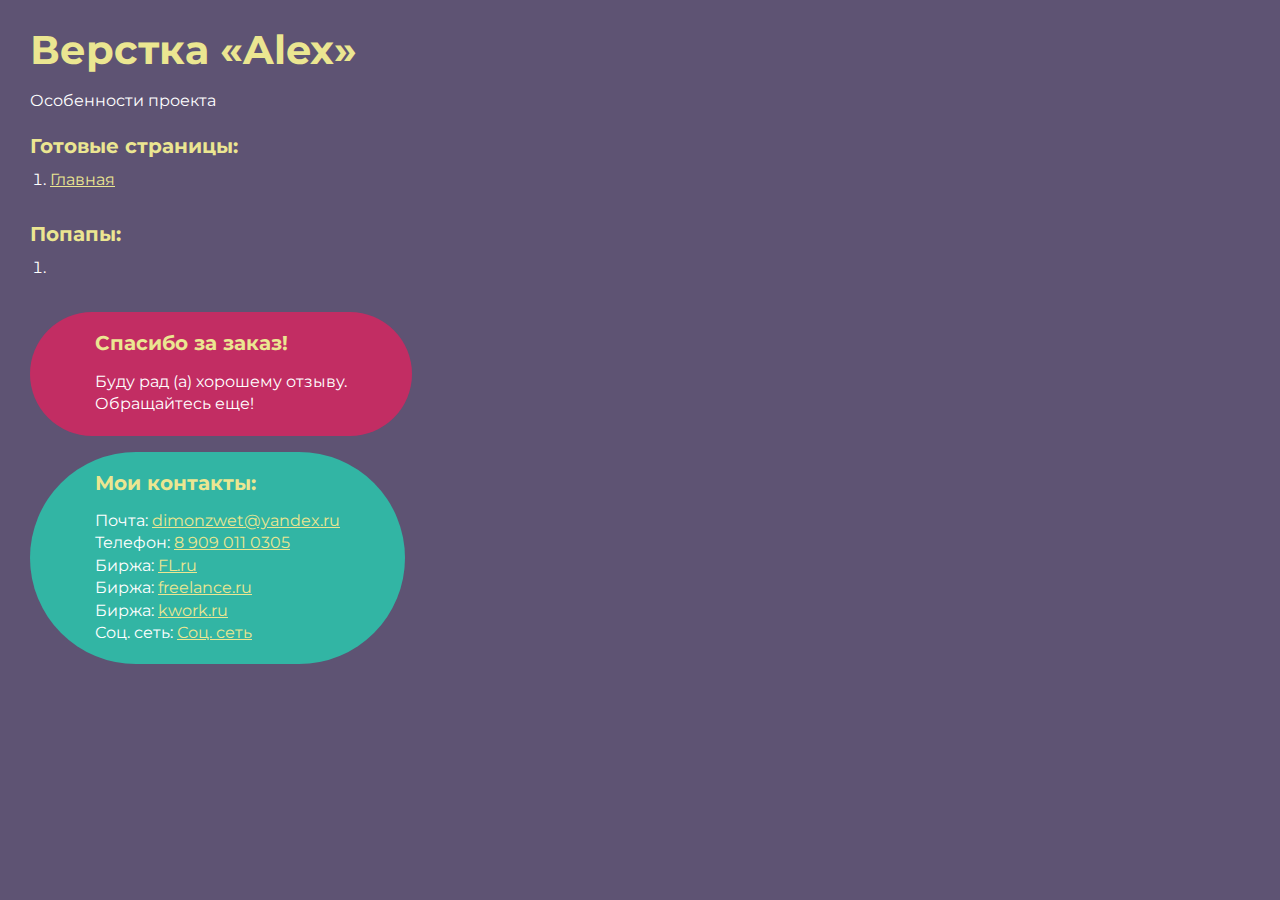
<file: index.html>
<!DOCTYPE html>
<html>

<head>
	<meta charset="UTF-8">
	<meta name="viewport" content="width=device-width, initial-scale=1.0">
	<title>Верстка «Alex»</title>
</head>

<body>
	<div class="rootpage">
		<h1>Верстка «Alex»</h1>
		<div class="rootpage__info">
			Особенности проекта
		</div>
		<h2>Готовые страницы:</h2>
		<ol class="rootpage__list">
			<li><a target="_blank" href="home.html">Главная</a></li>
		</ol>
		<h2>Попапы:</h2>
		<ol class="rootpage__list">
			<li><a target="_blank" href="home.html#"></a></li>
		</ol>
		<div class="rootpage__tnx">
			<h2>Спасибо за заказ!</h2>
			<p>Буду рад (а) хорошему отзыву.</p>
			<p>Обращайтесь еще!</p>
		</div>
		<div class="rootpage__contacts">
			<h2>Мои контакты:</h2>
			<p>Почта: <a href="mailto:email@yandex.ru">dimonzwet@yandex.ru</a></p>
			<p>Телефон: <a href="tel:89090110305">8 909 011 0305</a></p>
			<p>Биржа: <a target="_blank" href="https://www.fl.ru/users/dimonzwet">FL.ru</a></p>
			<p>Биржа: <a target="_blank" href="https://freelance.ru/dimonzwet">freelance.ru</a></p>
			<p>Биржа: <a target="_blank" href="https://kwork.ru/user/dimonzwet">kwork.ru</a></p>
			<p>Соц. сеть: <a href="">Соц. сеть</a></p>
		</div>
	</div>
</body>
<style>
	@charset "UTF-8";
	@import url("https://fonts.googleapis.com/css?family=Montserrat:regular,700&display=swap");

	*,
	*::before,
	*::after {
		padding: 0px;
		margin: 0px;
		border: 0px;
		box-sizing: border-box;
	}

	html,
	body {
		height: 100%;
		margin: 0;
		padding: 0;
		min-width: 320px;
		width: 100%;
		color: #fff;
		background-color: #5e5373;
	}

	body {
		font-family: Montserrat;
		font-size: 100%;
		line-height: 1;
		font-size: 1rem;
	}

	a {
		text-decoration: underline;
		color: #ebe691
	}

	a:visited {
		text-decoration: underline;
		color: #aaa768;
	}

	a:hover {
		text-decoration: none;
	}

	ul li {
		list-style: none;
	}

	img {
		vertical-align: top;
	}

	.wrapper {
		width: 100%;
		min-height: 100%;
		overflow: hidden;
	}

	.rootpage {
		padding: 30px;
		display: flex;
		flex-direction: column;
		align-items: flex-start;
	}

	@media (max-width: 767px) {
		.rootpage {
			padding: 30px 15px;
		}
	}

	h1 {
		color: #ebe691;
		font-size: 2.5rem;
		margin: 0px 0px 1.25rem 0px;
	}

	@media (max-width: 767px) {
		h1 {
			font-size: 1.85rem;
			margin: 0px 0px 1.25rem 0px;
		}
	}

	h2 {
		color: #ebe691;
		font-size: 1.25rem;
		margin: 0px 0px 1rem 0px;
	}

	@media (max-width: 767px) {
		h2 {
			font-size: 1.125rem;
			margin: 0px 0px 1rem 0px;
		}
	}

	.rootpage__info {
		line-height: 140%;
		margin: 0px 0px 1.5rem 0px;
	}

	.rootpage__list {
		margin: 0px 0px 2.25rem 1.25rem;
	}

	.rootpage__list li:not(:last-child) {
		margin: 0px 0px 15px 0px;
	}

	.rootpage__contacts,
	.rootpage__tnx {
		border-radius: 200px;
		padding: 20px 65px;
		line-height: 140%;
	}

	@media (max-width: 767px) {

		.rootpage__contacts,
		.rootpage__tnx {
			border-radius: 40px;
			padding: 20px;
		}
	}

	.rootpage__contacts {
		background: #32b5a4;

	}

	.rootpage__contacts a {
		color: #ebe691;
	}

	.rootpage__tnx {
		background: #c22d63;
		margin: 0px 0px 1rem 0px;
	}
</style>

</html>
</file>
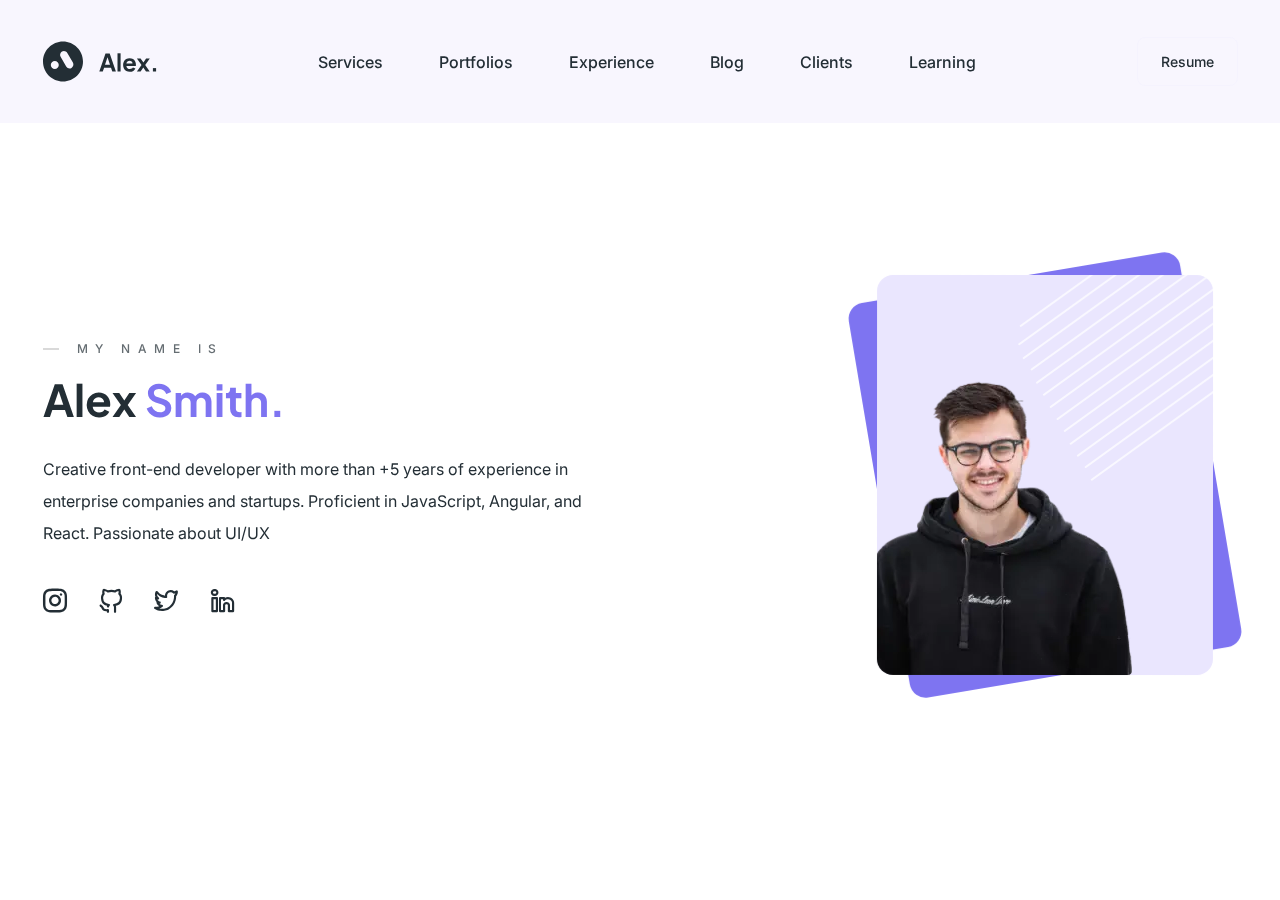
<file: home.html>
<!DOCTYPE html>
<html lang="ru">

<head>
	<title>Главная</title>
	<meta charset="UTF-8">
	<meta name="format-detection" content="telephone=no">
	<style>
		body {
			opacity: 0;
		}
	</style>
	<link rel="stylesheet" href="css/style.min.css?_v=20240709160128">
	<link rel="shortcut icon" href="favicon.ico">
	<!-- <meta name="robots" content="noindex, nofollow"> -->
	<meta name="viewport" content="width=device-width, initial-scale=1.0">
</head>

<body>
	<div data-fp class="wrapper">
		<header class="header">
			<div class="header__container">
				<div class="header__logo">
					<img src="img/Logo.svg" alt="Logo">
				</div>
				<div class="header__menu menu">
					<nav class="menu__body">
						<ul class="menu__list">
							<li class="menu__item"><a href="" data-goto=".services" class="menu__link">Services</a></li>
							<li class="menu__item"><a href="" data-goto=".portfolio" class="menu__link">Portfolios</a></li>
							<li class="menu__item"><a href="" data-goto=".career" class="menu__link">Experience</a></li>
							<li class="menu__item"><a href="" data-goto=".blog" class="menu__link">Blog</a></li>
							<li class="menu__item"><a href="" data-goto=".clients" class="menu__link">Clients</a></li>
							<li class="menu__item"><a href="" data-goto=".learning" class="menu__link">Learning</a></li>
						</ul>
					</nav>
				</div>
				<div class="header__action">
					<a href="#" class="header__button">Resume</a>
					<button type="button" class="menu__icon icon-menu"><span></span></button>
				</div>
			</div>
		</header>
		<main class="page">
			<section data-fp-section data-watch="navigator" class="page__hero hero">
				<div class="hero__container">
					<div class="hero__content">
						<div data-watch class="hero__header block-header">
							<div class="block-header__label block-header__label--big">MY NAME IS</div>
							<h1 class="block-header__title block-header__title--big">Alex <span>Smith.</span></h1>
						</div>
						<div data-watch class="hero__text text">
							<p>Creative front-end developer with more than +5 years of experience in enterprise companies and startups. Proficient in JavaScript, Angular, and React. Passionate about UI/UX</p>
						</div>
						<ul class="hero__social social">
							<li class="social__item">
								<a href="#" class="social__link _icon-instagram"></a>
							</li>
							<li class="social__item">
								<a href="#" class="social__link _icon-github"></a>
							</li>
							<li class="social__item">
								<a href="#" class="social__link _icon-twitter"></a>
							</li>
							<li class="social__item">
								<a href="#" class="social__link _icon-linkedin"></a>
							</li>
						</ul>
					</div>
					<div data-watch class="hero__dekor dekor-hero">
						<div data-prlx-mouse data-prlx-dxr data-prlx-dyr data-prlx-cx="200" data-prlx-cy="200" class="dekor-hero__box">
							<div class="dekor-hero__picture">
								<img class="dekor-hero__image" src="img/hero/man.webp" alt="Image man">
							</div>
						</div>
					</div>
				</div>
			</section>
			<section data-fp-section data-watch="navigator" class="page__services services">
				<div class="services__container">
					<div class="services__header block-header">
						<div class="block-header__label">SERVICES</div>
						<h2 class="block-header__title">Specialized in</h2>
					</div>
					<div class="services__items">
						<article class="services__item item-services">
							<div class="item-services__icon">
								<img src="img/services/1.svg" alt="Icon">
							</div>
							<h3 class="item-services__title">UI/UX Design</h3>
							<div class="item-services__text text">
								<p>Turn what you have in mind of a digital product into reality. For any platform you consider.</p>
							</div>
						</article>
						<article class="services__item item-services">
							<div class="item-services__icon">
								<img src="img/services/2.svg" alt="Icon">
							</div>
							<h3 class="item-services__title">Application Development</h3>
							<div class="item-services__text text">
								<p>Standard designing, building, and implementing your applications with documentation.</p>
							</div>
						</article>
						<article class="services__item item-services">
							<div class="item-services__icon">
								<img src="img/services/3.svg" alt="Icon">
							</div>
							<h3 class="item-services__title">Web Development</h3>
							<div class="item-services__text text">
								<p>Create and maintain your websites and also take care of its performance and traffic capacity.</p>
							</div>
						</article>
					</div>
				</div>
			</section>
			<section data-fp-section data-watch="navigator" class="page__portfolio portfolio">
				<div class="portfolio__container">
					<div class="portfolio__top">
						<div class="portfolio__block-header block-header">
							<div class="block-header__label">MY WORKS</div>
							<h2 class="block-header__title">Featured Portfolios</h2>
						</div>
						<div class="portfolio__navigation">
							<button type="button" class="swiper-button-prev _icon-arrow"></button>
							<button type="button" class="swiper-button-next _icon-arrow"></button>
						</div>
					</div>
					<div class="portfolio__slider swiper">
						<div class="portfolio__wrapper swiper-wrapper">
							<div class="portfolio__slide swiper-slide">
								<article class="item-portfolio">
									<a href="" class="item-portfolio__image">
										<img class="item-portfolio__picture ibg ibg--top" src="img/portfolio/1.webp" alt="Image">
									</a>
									<div class="item-portfolio__body">
										<h4 class="item-portfolio__title">
											<a href="" class="item-portfolio__link-title">Agency Website.</a>
										</h4>
										<div class="item-portfolio__footer">
											<a href="" class="item-portfolio__label label">WordPress</a>
											<a href="" class="item-portfolio__link _icon-link"></a>
										</div>
									</div>
								</article>
							</div>
							<div class="portfolio__slide swiper-slide">
								<article class="item-portfolio">
									<a href="" class="item-portfolio__image">
										<img class="item-portfolio__picture ibg ibg--top" src="img/portfolio/2.webp" alt="Image">
									</a>
									<div class="item-portfolio__body">
										<h4 class="item-portfolio__title">
											<a href="" class="item-portfolio__link-title">Dashboard Website. Dashboard Website. Dashboard Website.</a>
										</h4>
										<div class="item-portfolio__footer">
											<a href="" class="item-portfolio__label label">React</a>
											<a href="" class="item-portfolio__link _icon-link"></a>
										</div>
									</div>
								</article>
							</div>
							<div class="portfolio__slide swiper-slide">
								<article class="item-portfolio">
									<a href="" class="item-portfolio__image">
										<img class="item-portfolio__picture ibg ibg--top" src="img/portfolio/3.webp" alt="Image">
									</a>
									<div class="item-portfolio__body">
										<h4 class="item-portfolio__title">
											<a href="" class="item-portfolio__link-title">Support Center Website.</a>
										</h4>
										<div class="item-portfolio__footer">
											<a href="" class="item-portfolio__label label">PHP</a>
											<a href="" class="item-portfolio__link _icon-link"></a>
										</div>
									</div>
								</article>
							</div>
							<div class="portfolio__slide swiper-slide">
								<article class="item-portfolio">
									<a href="" class="item-portfolio__image">
										<img class="item-portfolio__picture ibg ibg--top" src="img/portfolio/2.webp" alt="Image">
									</a>
									<div class="item-portfolio__body">
										<h4 class="item-portfolio__title">
											<a href="" class="item-portfolio__link-title">Dashboard Website.</a>
										</h4>
										<div class="item-portfolio__footer">
											<a href="" class="item-portfolio__label label">React</a>
											<a href="" class="item-portfolio__link _icon-link"></a>
										</div>
									</div>
								</article>
							</div>
						</div>
					</div>
				</div>
			</section>
			<section data-fp-section data-watch="navigator" class="page__career career">
				<div class="career__container">
					<div data-tabs="768" class="career__main">
						<div class="career__header block-header">
							<div class="block-header__label">career path</div>
							<h2 class="block-header__title">Work Experices</h2>
						</div>
						<nav data-watch data-tabs-titles class="career__navigation">
							<button type="button" class="career__title career__title--1 _tab-active">Apple</button>
							<button type="button" class="career__title career__title--2">Microsoft</button>
							<button type="button" class="career__title career__title--3">Facebook</button>
							<button type="button" class="career__title career__title--4">Slack</button>
						</nav>
						<div data-tabs-body class="career__content">
							<div class="career__body">
								<h4 class="career__sub-title">Front-end Developer <a href="" class="career__link-sub-title">Apple .Inc</a></h4>
								<div class="career__location">California, United States</div>
								<div class="career__time">Nov 2020 - Present · Full-time</div>
								<div class="career__link">
									<a href="" class="career__label label">Swift</a>
									<a href="" class="career__label label">Go</a>
								</div>
								<ul class="career__list">
									<li class="career__item">Improving overall website performance for mobile users.</li>
									<li class="career__item">Collaborate with back-end developers and web designers to improve usability</li>
									<li class="career__item">Add voice search feature for mobile app.</li>
									<li class="career__item">Developing an admin panel to manage contents, users, products and ...</li>
								</ul>
							</div>
							<div class="career__body">
								<h4 class="career__sub-title">Front-end Developer <a href="" class="career__link-sub-title">Microsoft .Inc</a></h4>
								<div class="career__location">California, United States</div>
								<div class="career__time">Nov 2020 - Present · Full-time</div>
								<div class="career__link">
									<a href="" class="career__label label">Swift</a>
									<a href="" class="career__label label">Go</a>
								</div>
								<ul class="career__list">
									<li class="career__item">Improving overall website performance for mobile users.</li>
									<li class="career__item">Collaborate with back-end developers and web designers to improve usability</li>
									<li class="career__item">Add voice search feature for mobile app.</li>
									<li class="career__item">Developing an admin panel to manage contents, users, products and ...</li>
								</ul>
							</div>
							<div class="career__body">
								<h4 class="career__sub-title">Front-end Developer <a href="" class="career__link-sub-title">Facebook .Inc</a></h4>
								<div class="career__location">California, United States</div>
								<div class="career__time">Nov 2020 - Present · Full-time</div>
								<div class="career__link">
									<a href="" class="career__label label">Swift</a>
									<a href="" class="career__label label">Go</a>
								</div>
								<ul class="career__list">
									<li class="career__item">Improving overall website performance for mobile users.</li>
									<li class="career__item">Collaborate with back-end developers and web designers to improve usability</li>
									<li class="career__item">Add voice search feature for mobile app.</li>
									<li class="career__item">Developing an admin panel to manage contents, users, products and ...</li>
								</ul>
							</div>
							<div class="career__body">
								<h4 class="career__sub-title">Front-end Developer <a href="" class="career__link-sub-title">Slack .Inc</a></h4>
								<div class="career__location">California, United States</div>
								<div class="career__time">Nov 2020 - Present · Full-time</div>
								<div class="career__link">
									<a href="" class="career__label label">Swift</a>
									<a href="" class="career__label label">Go</a>
								</div>
								<ul class="career__list">
									<li class="career__item">Improving overall website performance for mobile users.</li>
									<li class="career__item">Collaborate with back-end developers and web designers to improve usability</li>
									<li class="career__item">Add voice search feature for mobile app.</li>
									<li class="career__item">Developing an admin panel to manage contents, users, products and ...</li>
								</ul>
							</div>
						</div>
					</div>
				</div>
			</section>
			<section data-fp-section data-watch="navigator" class="page__blog blog">
				<div class="blog__container">
					<div class="blog__header block-header">
						<div class="block-header__label">MY ARTICLES</div>
						<h2 class="block-header__title">Personal Blog</h2>
					</div>
					<div class="blog__items">
						<article class="blog__item item-blog">
							<a href="" class="item-blog__image">
								<img src="img/blog/1.webp" class="item-blog__picture ibg" alt="Image">
							</a>
							<div class="item-blog__body">
								<h3 class="item-blog__title">
									<a href="" class="item-blog__link-title">How to prototype in figma</a>
								</h3>
								<div class="item-blog__date">July 15, 2021</div>
								<div data-showmore class="item-blog__text">
									<div data-showmore-content="96" class="item-blog__content-text">
										<p>Lorem ipsum dolor sit amet, consectetur adipiscing elit. Fusce id magna nec ante scelerisque laoreet. Fusce finibus ...</p>
										<p>Lorem ipsum dolor sit amet, consectetur adipiscing elit. Fusce id magna nec ante scelerisque laoreet. Fusce finibus ...</p>
									</div>
									<button hidden data-showmore-button type="button" class="item-blog__more-text"><span>Continue Reading </span><span>Close</span></button>
								</div>
							</div>
						</article>
						<article class="blog__item item-blog">
							<a href="" class="item-blog__image">
								<img src="img/blog/2.webp" class="item-blog__picture ibg" alt="Image">
							</a>
							<div class="item-blog__body">
								<h3 class="item-blog__title">
									<a href="" class="item-blog__link-title">Being more productive with Notion.</a>
								</h3>
								<div class="item-blog__date">Aug 8, 2020</div>
								<div data-showmore class="item-blog__text">
									<div data-showmore-content="96" class="item-blog__content-text">
										<p>Lorem ipsum dolor sit amet, consectetur adipiscing elit. Fusce id magna nec ante scelerisque laoreet. Fusce finibus ...</p>
										<p>Lorem ipsum dolor sit amet, consectetur adipiscing elit. Fusce id magna nec ante scelerisque laoreet. Fusce finibus ...</p>
									</div>
									<button hidden data-showmore-button type="button" class="item-blog__more-text"><span>Continue Reading </span><span>Close</span></button>
								</div>
							</div>
						</article>
						<article class="blog__item item-blog">
							<a href="" class="item-blog__image">
								<img src="img/blog/3.webp" class="item-blog__picture ibg" alt="Image">
							</a>
							<div class="item-blog__body">
								<h3 class="item-blog__title">
									<a href="" class="item-blog__link-title">Beginners guide to adobe illustrator</a>
								</h3>
								<div class="item-blog__date">Feb 19, 2021</div>
								<div data-showmore class="item-blog__text">
									<div data-showmore-content="96" class="item-blog__content-text">
										<p>Lorem ipsum dolor sit amet, consectetur adipiscing elit. Fusce id magna nec ante scelerisque laoreet. Fusce finibus ...</p>
										<p>Lorem ipsum dolor sit amet, consectetur adipiscing elit. Fusce id magna nec ante scelerisque laoreet. Fusce finibus ...</p>
									</div>
									<button hidden data-showmore-button type="button" class="item-blog__more-text"><span>Continue Reading </span><span>Close</span></button>
								</div>
							</div>
						</article>
					</div>
				</div>
			</section>
			<section data-fp-section data-watch="navigator" class="page__clients clients">
				<div class="clients__container">
					<div class="clients__header block-header">
						<div class="block-header__label">MY CLIENTS</div>
						<h2 class="block-header__title">Testimonials</h2>
					</div>
					<div class="clients__items">
						<div class="clients__item item-clients">
							<img src="img/clients/1.webp" alt="Image" class="item-clients__image">
							<div class="item-clients__text text">
								<p>We were very pleased to hear how you resolved our website's user interface issues and challenges.</p>
							</div>
							<div class="item-clients__footer">
								<div class="item-clients__name">Amelia Miller</div>
								<div class="item-clients__stack">Designer</div>
							</div>
						</div>
						<div class="clients__item item-clients">
							<img src="img/clients/2.webp" alt="Image" class="item-clients__image">
							<div class="item-clients__text text">
								<p>I’m glad I decided to work with you. The project was delivered on time with all the requirements.</p>
							</div>
							<div class="item-clients__footer">
								<div class="item-clients__name">James Delaney</div>
								<div class="item-clients__stack">Developer</div>
							</div>
						</div>
						<div class="clients__item item-clients">
							<img src="img/clients/3.webp" alt="Image" class="item-clients__image">
							<div class="item-clients__text text">
								<p>The management of our projects was always faced with difficulties, but you handled these well.</p>
							</div>
							<div class="item-clients__footer">
								<div class="item-clients__name">Isabella Bennett</div>
								<div class="item-clients__stack">Manager</div>
							</div>
						</div>
					</div>
				</div>
			</section>
			<section data-fp-section data-watch="navigator" class="page__learning learning">
				<div class="learning__container">
					<div class="learning__header block-header">
						<div class="block-header__label">LEARNING PATH</div>
						<h2 class="block-header__title">Education & Skills</h2>
					</div>
					<div class="learning__body">
						<div class="learning__education education-learning">
							<div class="education-learning__item">
								<h4 class="education-learning__title">Kingston university</h4>
								<div class="education-learning__label">Master's degree - Software Engineering</div>
								<div class="education-learning__date">2019 - 2021</div>
							</div>
							<div class="education-learning__item">
								<h4 class="education-learning__title">Kingston university</h4>
								<div class="education-learning__label">Bachelor's degree - Computer Engineering</div>
								<div class="education-learning__date">2015 - 2019</div>
							</div>
							<div class="education-learning__item">
								<h4 class="education-learning__title">Westminster School </h4>
								<div class="education-learning__label">Diploma's degree - Mathematics</div>
								<div class="education-learning__date">2013 - 2015</div>
							</div>
						</div>
						<div class="learning__skills skills-learning">
							<div data-watch class="skills-learning__text text">For 5+ years, I have been continuously learning in the field of front-end and experimenting with new technologies and frameworks, and here you can see a summary of my skills.</div>
							<div data-watch class="skills-learning__stack">
								<div class="skills-learning__item">
									<h5 class="skills-learning__title">React</h5>
									<!-- ! Вариант прогрессбара через инлайновые стили -->
									<div class="skills-learning__progress">
										<span style="width: 67.5%"></span>
									</div>
								</div>
								<div class="skills-learning__item">
									<h5 class="skills-learning__title">Angular</h5>
									<!-- ! Вариант прогрессбара через css стили -->
									<div class="skills-learning__progress skills-learning__progress--2"></div>
								</div>
								<div class="skills-learning__item">
									<h5 class="skills-learning__title">Javascript</h5>
									<div class="skills-learning__progress skills-learning__progress--3"></div>
								</div>
							</div>
						</div>
					</div>
				</div>
			</section>
		</main>
		<div data-fp-section class="bottom">
			<section class="bottom__contacts contacts">
				<div class="contacts__container">
					<div class="contacts__body">
						<form action="#" method="post" class="contacts__form form-contacts">
							<div class="form-contacts__item">
								<input type="text" name="text" data-required data-error="enter your name" class="form-contacts__text input" placeholder="Name">
							</div>
							<div class="form-contacts__item">
								<input type="email" name="email" placeholder="Email" data-required="email" data-error="enter email" class="form-contacts__email input">
							</div>
							<div class="form-contacts__item">
								<textarea name="textarea" class="form-contacts__textarea input" placeholder="Message" data-autoheight data-autoheight-min='189'></textarea>
							</div>
							<div class="form-contacts__item">
								<button type="submit" class="form-contacts__button button">Send Message</button>
							</div>
						</form>
						<div class="contacts__items items-contacts">
							<a data-watch href="" class="items-contacts__item items-contacts__item--1">
								<img src="img/form/adress.svg" alt="Image" class="items-contacts__icon">
								<div class="items-contacts__body">
									<h4 class="items-contacts__title">Address</h4>
									<div class="items-contacts__text">3424 Layman Avenue, Fayetteville, NC</div>
								</div>
							</a>
							<a data-watch href="tel:5014141541" class="items-contacts__item items-contacts__item--2">
								<img src="img/form/phone.svg" alt="Image" class="items-contacts__icon">
								<div class="items-contacts__body">
									<h4 class="items-contacts__title">Phone</h4>
									<div class="items-contacts__text">(501) 414-1541</div>
								</div>
							</a>
							<a data-watch href="mailto:devchapter@gmail.com" class="items-contacts__item items-contacts__item--3">
								<img src="img/form/email.svg" alt="Image" class="items-contacts__icon">
								<div class="items-contacts__body">
									<h4 class="items-contacts__title">E-Mail</h4>
									<div class="items-contacts__text">devchapter@gmail.com</div>
								</div>
							</a>
						</div>
					</div>
				</div>
			</section>
			<footer class="footer">
				<div class="footer__container">
					<ul class="footer__social social">
						<li class="social__item">
							<a href="#" class="social__link _icon-instagram"></a>
						</li>
						<li class="social__item">
							<a href="#" class="social__link _icon-github"></a>
						</li>
						<li class="social__item">
							<a href="#" class="social__link _icon-twitter"></a>
						</li>
						<li class="social__item">
							<a href="#" class="social__link _icon-linkedin"></a>
						</li>
					</ul>
					<div class="footer__copy">© 2022 - DevChapter</div>
				</div>
			</footer>
		</div>
	</div>
	<script src="js/app.min.js?_v=20240709160128"></script>
</body>

</html>
</file>
<file: css/style.min.css>
@charset "UTF-8";@import url(https://fonts.googleapis.com/css?family=Inter:regular,500&display=swap);@import url(https://fonts.googleapis.com/css?family=Plus+Jakarta+Sans:500,700&display=swap);@font-face{font-family:icons;font-display:swap;src:url(../fonts/icons.woff2) format("woff2"),url(../fonts/icons.woff) format("woff");font-weight:400;font-style:normal}.career__title::after,[class*=_icon-]:before{font-family:icons;font-style:normal;font-weight:400;font-variant:normal;text-transform:none;line-height:1;-webkit-font-smoothing:antialiased;-moz-osx-font-smoothing:grayscale}[class*=_icon-]:before{display:block}._icon-link:before{content:"\e900"}._icon-arrow:before{content:"\e901"}._icon-linkedin:before{content:"\e902"}._icon-twitter:before{content:"\e903"}._icon-github:before{content:"\e904"}._icon-instagram:before{content:"\e905"}*{padding:0;margin:0;border:0}*,*::after,*::before{box-sizing:border-box}*::after,*::before{display:inline-block}body,html{height:100%;min-width:320px}body{color:#232e35;line-height:1;font-family:Inter;font-size:1rem;-ms-text-size-adjust:100%;-moz-text-size-adjust:100%;-webkit-text-size-adjust:100%;-webkit-font-smoothing:antialiased;-moz-osx-font-smoothing:grayscale}button,input,textarea{font-family:Inter;font-size:inherit;line-height:inherit;color:inherit;background-color:transparent}input,textarea{width:100%}button,option,select{cursor:pointer}a{display:inline-block;color:inherit;text-decoration:none}ul li{list-style:none}img{vertical-align:top}h1,h2,h3,h4,h5,h6{font-weight:inherit;font-size:inherit}.lock body{overflow:hidden;touch-action:none;-ms-scroll-chaining:none;overscroll-behavior:none}.loaded body{transition:opacity .3s;opacity:1}.wrapper{min-height:100%;display:flex;flex-direction:column;overflow:hidden}@supports (overflow:clip){.wrapper{overflow:clip}}.wrapper > main{flex:1 1 auto}.wrapper > *{min-width:0}[class*=__container]{max-width:76.5625rem;margin:0 auto;padding:0 .9375rem}.button{display:inline-flex;justify-content:center;padding:1.0625rem .625rem;width:100%;border:1px solid #eae6fe;border-radius:.5rem;background-color:#7e74f1;font-size:.875rem;line-height:1.2142857143;font-weight:500;color:#f5f3fe;transition:all .3s}.button--fw{width:100%}input[type=email],input[type=tel],input[type=text],textarea{-webkit-appearance:none;appearance:none}.input{width:100%;display:block;padding:1rem 1.5rem;height:3rem;border:1px solid #f5f3fe;border-radius:.5rem;caret-color:inherit;background-color:#fff}.input::-webkit-input-placeholder{color:#656d72}.input:-ms-input-placeholder{color:#656d72}.input::-ms-input-placeholder{color:#656d72}.input::placeholder{color:#656d72}.form__error{color:red;font-size:.75rem;padding:.3125rem 1.5rem 0 1.5rem}.input[placeholder]:not([data-placeholder-nohiden])::-webkit-input-placeholder{-webkit-transition:opacity .3s;transition:opacity .3s}.input[placeholder]:not([data-placeholder-nohiden]):-ms-input-placeholder{-ms-transition:opacity .3s;transition:opacity .3s}.input[placeholder]:not([data-placeholder-nohiden])::-ms-input-placeholder{-ms-transition:opacity .3s;transition:opacity .3s}.input[placeholder]:not([data-placeholder-nohiden])::placeholder{transition:opacity .3s}.input[placeholder]:not([data-placeholder-nohiden]):focus::-webkit-input-placeholder{opacity:0}.input[placeholder]:not([data-placeholder-nohiden]):focus:-ms-input-placeholder{opacity:0}.input[placeholder]:not([data-placeholder-nohiden]):focus::-ms-input-placeholder{opacity:0}.input[placeholder]:not([data-placeholder-nohiden]):focus::placeholder{opacity:0}textarea.input{resize:none;padding:1rem 1.5rem;border:1px solid #f5f3fe;border-radius:.5rem;caret-color:inherit;background-color:#fff}.menu__item{text-align:right}.menu__link{font-weight:500;transition:color .3s ease 0s}.menu__link._navigator-active{transition:color .3s ease 0s;color:#7e74f1}.menu__link img{display:block;-webkit-transform:translate(0,-200%);transform:translate(0,-200%)}.icon-menu{display:none}[data-showmore-button]{margin-top:.9375rem;width:100%;text-align:center}._showmore-active [data-showmore-button]{padding-top:.9375rem}[data-showmore-button] span:last-child{display:none}._showmore-active [data-showmore-button] span{display:none}._showmore-active [data-showmore-button] span:last-child{display:block}.fp-init body{overflow:hidden;touch-action:none;-ms-scroll-chaining:none;overscroll-behavior:none}[data-fp]{min-height:100svh}.fp-init [data-fp]{z-index:1;touch-action:none;position:relative;overflow:hidden}.fp-switching [data-fp-section]{touch-action:none}.fp-init [data-fp-section]{position:absolute;top:0;left:0;right:0;bottom:0;width:100%;height:100%;overflow:auto}.fp-init .cards-mode [data-fp-section],.fp-init .slider-mode [data-fp-section]{transition:-webkit-transform .7s cubic-bezier(.55,.085,0,.99) 0s;transition:transform .7s cubic-bezier(.55,.085,0,.99) 0s;transition:transform .7s cubic-bezier(.55,.085,0,.99) 0s,-webkit-transform .7s cubic-bezier(.55,.085,0,.99) 0s}.fp-init .fade-mode [data-fp-section]{transition:opacity .5s ease-in-out 0s,visibility .5s ease-in-out 0s}.fp-bullets{position:fixed;top:50%;-webkit-transform:translate(0,-50%);transform:translate(0,-50%);right:2.5rem;max-height:100%;display:flex;flex-direction:column;flex-wrap:wrap;align-items:center;justify-content:center;z-index:2;gap:.625rem}.fp-bullets .fp-bullet{cursor:pointer;width:1.25rem;height:1.25rem;flex:0 0 1.25rem;border-radius:.625rem;background-color:#100c46;box-shadow:0 0 .1875rem #6257fe,0 0 1.875rem rgba(255,255,255,.8);border:.0625rem solid #fff;opacity:.6;transition:opacity .4s ease-in-out 0s,background-color .4s ease-in-out 0s,box-shadow .4s ease-in-out 0s,-webkit-transform .4s ease-in-out 0s;transition:transform .4s ease-in-out 0s,opacity .4s ease-in-out 0s,background-color .4s ease-in-out 0s,box-shadow .4s ease-in-out 0s;transition:transform .4s ease-in-out 0s,opacity .4s ease-in-out 0s,background-color .4s ease-in-out 0s,box-shadow .4s ease-in-out 0s,-webkit-transform .4s ease-in-out 0s}.fp-bullets .fp-bullet-active{opacity:1;background-color:#6257fe;-webkit-transform:translate3D(-.3125rem,-.125rem,0);transform:translate3D(-.3125rem,-.125rem,0);box-shadow:.3125rem .125rem .1875rem #100c46,0 0 1.875rem rgba(255,255,255,.8)}.ibg{width:100%;height:100%;-o-object-fit:cover;object-fit:cover}.ibg--top{-o-object-position:top;object-position:top}.ibg--bottom{-o-object-position:bottom;object-position:bottom}.ibg--left{-o-object-position:left;object-position:left}.ibg--right{-o-object-position:right;object-position:right}.ibg--contain{-o-object-fit:contain;object-fit:contain}.block-header__label{font-size:.75rem;font-weight:500;line-height:2;letter-spacing:.46875rem;color:#656d72;text-transform:uppercase;padding-left:2.125rem;position:relative}.block-header__label:not(:last-child){margin-bottom:.5rem}.block-header__label::before{content:"";position:absolute;width:1rem;height:.125rem;background-color:#d9d9d9;left:0;top:50%;-webkit-transform:translate(0,-50%);transform:translate(0,-50%)}.block-header__title{font-weight:700;font-family:Plus Jakarta Sans}.block-header__title--big span{color:#7e74f1}.text{font-size:1rem;line-height:2}.text p:not(:last-child){margin-bottom:.9375rem}.social{display:flex;flex-wrap:wrap;align-items:center;row-gap:.625rem}.social__link{font-size:1.5rem;transition:color .3s}.label{display:inline-block;border:1px solid #f1f1f1;border-radius:.25rem;color:#656d72;font-size:.75rem;line-height:1.25;font-weight:500;padding:.25rem .5rem;transition:all .3s}.block-header__label,.block-header__title{-webkit-transform:translate(0,-5rem);transform:translate(0,-5rem);opacity:0;transition:all 1s}.previous-section .block-header__label,.previous-section .block-header__title{-webkit-transform:translate(0,-5rem);transform:translate(0,-5rem)}.next-section .block-header__label,.next-section .block-header__title{-webkit-transform:translate(0,5rem);transform:translate(0,5rem)}.active-section .block-header__label,.active-section .block-header__title{opacity:1;-webkit-transform:translate(0,0);transform:translate(0,0)}.header{position:fixed;z-index:100;width:100%;top:0;left:0;background-color:rgba(245,243,254,.75)}.header__container{min-height:7.6875rem;display:flex;justify-content:space-between;align-items:center;gap:.9375rem;padding-top:.3125rem;padding-bottom:.3125rem}.header__logo{position:relative;z-index:5}.header__action{display:flex;align-items:center;gap:.9375rem}.header__button{position:relative;z-index:5;font-weight:500;font-size:.875rem;line-height:1.2142857143;padding:.9375rem 1.4375rem;border:1px solid #f5f3fe;border-radius:.5rem;transition:all .3s ease 0s}.bottom{display:flex;flex-direction:column}.bottom__contacts{flex:1 1 auto}.contacts__container{display:grid;align-content:center;min-height:100%;padding-top:5rem;padding-bottom:1.875rem}.contacts__body{display:flex;row-gap:1.25rem}.form-contacts{display:grid;gap:1rem}.items-contacts{display:grid;align-content:start}.items-contacts__item{display:flex;align-items:center;gap:1.5rem;-webkit-transform:translate(-3.125rem,0);transform:translate(-3.125rem,0);opacity:0}.items-contacts__item._watcher-view{-webkit-transform:translate(0,0);transform:translate(0,0);opacity:1}.items-contacts__item--1._watcher-view{transition:all .8s}.items-contacts__item--2._watcher-view{transition:all .8s .3s}.items-contacts__item--3._watcher-view{transition:all .8s .5s}.items-contacts__icon{flex:0 0 3.5rem;height:3.5rem;display:flex;justify-content:center;align-items:center;background:#eae6fe;border-radius:1rem}.items-contacts__body{padding-top:.25rem}.items-contacts__title{font-weight:500}.items-contacts__title:not(:last-child){margin-bottom:.25rem}.items-contacts__text{font-size:.875rem;line-height:1.7142857143;color:#656d72}a.items-contacts__item{transition:color .3s}.footer{font-size:.875rem;line-height:1.2142857143;font-weight:500;color:#656d72}.footer__container{display:flex;flex-direction:column;justify-content:center;align-items:center}.footer__item{display:flex}.hero__container{display:grid;grid-template-columns:repeat(2,1fr);-webkit-column-gap:1.5625rem;-moz-column-gap:1.5625rem;column-gap:1.5625rem;align-items:center;min-height:100%;padding-top:5rem;padding-bottom:1.875rem}.hero__header{-webkit-transform:translate(0,1.25rem);transform:translate(0,1.25rem);opacity:0}.hero__header._watcher-view{transition:all 1s .3s;-webkit-transform:translate(0,0);transform:translate(0,0);opacity:1}.hero__text{-webkit-transform:translate(0,1.25rem);transform:translate(0,1.25rem);opacity:0}.hero__text._watcher-view{transition:all 1s .3s;-webkit-transform:translate(0,0);transform:translate(0,0);opacity:1}.dekor-hero{max-width:21rem;margin:0 1.5625rem;justify-self:center;-webkit-transform:translate(3.125rem,0);transform:translate(3.125rem,0);opacity:0}.dekor-hero._watcher-view{transition:all 1s .5s;-webkit-transform:translate(0,0);transform:translate(0,0);opacity:1}.dekor-hero__box{position:relative;aspect-ratio:336/400}.dekor-hero__box::after,.dekor-hero__box::before{content:"";position:absolute;top:0;left:0;width:100%;height:100%;border-radius:1rem}.dekor-hero__box::before{z-index:1;background-color:#7e74f1;-webkit-transform:rotate(-9.55deg);transform:rotate(-9.55deg)}.dekor-hero__box::after{z-index:2;background:#eae6fe url(../img/hero/lines.svg) top right/58% no-repeat}.dekor-hero__picture{position:absolute;width:100%;height:100%;top:0;left:0;overflow:hidden;border-radius:1rem}.dekor-hero__image{position:absolute;z-index:3;bottom:0;left:0;max-width:100%}.services__container{display:grid;align-content:center;min-height:100%;row-gap:6.5rem;padding-top:5rem;padding-bottom:1.875rem}.services__header{justify-self:center}.services__items{display:grid;row-gap:.9375rem;grid-template-columns:repeat(auto-fit,minmax(17.5rem,1fr))}.services__item{opacity:0;transition:opacity 1s;transition-delay:0s}.active-section .services__item{opacity:1}.active-section .services__item:nth-child(1){transition-delay:.25s}.active-section .services__item:nth-child(2){transition-delay:.5s}.active-section .services__item:nth-child(3){transition-delay:.75s}.active-section .services__item:nth-child(4){transition-delay:1s}.item-services{display:grid;justify-items:center;align-content:start;text-align:center}.item-services__icon{max-width:100%}.item-services__title{font-family:"Plus Jakarta Sans";font-weight:500;text-transform:capitalize}.item-services__text{max-width:15.4375rem;font-size:.875rem;line-height:1.7142857143}.portfolio__container{display:grid;align-content:center;min-height:100%;padding-top:5rem;padding-bottom:1.875rem}.portfolio__top{display:flex;align-items:center;justify-content:space-between;gap:.9375rem}.portfolio__navigation{display:flex;align-items:center;gap:1rem}.swiper-button-next{-webkit-transform:rotate(180deg);transform:rotate(180deg)}.swiper-button-next,.swiper-button-prev{background-color:#eae6fe;width:2.5rem;height:2.5rem;border-radius:1rem;font-size:.625rem;color:#7e74f1;transition:background-color .3s}.swiper-button-next.swiper-button-disabled,.swiper-button-prev.swiper-button-disabled{opacity:.5;pointer-events:none}.portfolio__slide{opacity:0;transition:opacity 1s;transition-delay:0s}.active-section .portfolio__slide{opacity:1}.active-section .portfolio__slide:nth-child(1){transition-delay:.25s}.active-section .portfolio__slide:nth-child(2){transition-delay:.5s}.active-section .portfolio__slide:nth-child(3){transition-delay:.75s}.active-section .portfolio__slide:nth-child(4){transition-delay:1s}.item-portfolio{overflow:hidden;border:1px solid #f5f5f5;border-radius:.5rem;display:flex;flex-direction:column;min-height:100%}.item-portfolio__image{overflow:hidden}.item-portfolio__picture{aspect-ratio:361/294;opacity:.5;transition:all .5s}.item-portfolio__body{padding:1.5rem;display:flex;flex-direction:column;gap:1rem;flex:1 1 auto}.item-portfolio__title{flex:1 1 100%}.item-portfolio__link-title{font-weight:500;line-height:1.25;transition:color .3s}.item-portfolio__footer{display:flex;align-items:center;gap:1rem}.item-portfolio__link{display:inline-block;border:1px solid #f1f1f1;border-radius:.25rem;color:#656d72;font-size:1.125rem;line-height:1.25;font-weight:500;padding:.15625rem .5rem;transition:all .3s}.career__container{display:grid;align-content:center;min-height:100%;padding-top:5rem;padding-bottom:1.875rem}.career__main{display:grid}.career__navigation{display:grid}._tab-spoller .career__navigation{display:none}.career__title{display:flex;justify-content:space-between;align-items:center;text-align:left;padding:.875rem 1.5rem;line-height:1.1875;transition:color .3s;-webkit-transform:translate(-3.125rem,0);transform:translate(-3.125rem,0);opacity:0}.career__title:not(:last-child){margin-bottom:.5625rem}._watcher-view .career__title{-webkit-transform:translate(0,0);transform:translate(0,0);opacity:1}._watcher-view .career__title--1{transition:all 1s}._watcher-view .career__title--2{transition:all .8s .3s}._watcher-view .career__title--3{transition:all .8s .5s}._watcher-view .career__title--4{transition:all .8s .7s}.career__title::after{content:"\e901";-webkit-transform:rotate(180deg);transform:rotate(180deg);font-size:.6875rem;display:none}._tab-spoller .career__title::after{transition:-webkit-transform .3s;transition:transform .3s;transition:transform .3s,-webkit-transform .3s;display:block;-webkit-transform:rotate(-90deg);transform:rotate(-90deg)}.career__title._tab-active{color:#7e74f1;border-radius:.25rem;background:#fff}.career__title._tab-active::after{display:block;transition:-webkit-transform .3s;transition:transform .3s;transition:transform .3s,-webkit-transform .3s}._tab-spoller .career__title._tab-active::after{-webkit-transform:rotate(90deg);transform:rotate(90deg)}._tab-spoller .career__title{border:1px solid rgba(161,161,161,.2);border-radius:.25rem}.career__body{color:#656d72}._tab-spoller .career__body{padding:.9375rem 0}.career__sub-title{color:#232e35;font-size:1.125rem;font-weight:500;line-height:1.2777777778}.career__sub-title:not(:last-child){margin-bottom:.5rem}.career__link-sub-title{color:#232e35;text-decoration:underline}.career__location{font-size:.875rem;line-height:1.2142857143}.career__location:not(:last-child){margin-bottom:1rem}.career__time{font-weight:500;font-size:.875rem;line-height:1.7142857143}.career__time:not(:last-child){margin-bottom:1rem}.career__item{position:relative;padding-left:1.75rem;opacity:0;-webkit-transform:translate(0,1.5625rem);transform:translate(0,1.5625rem);transition:all .8s;transition-delay:0s}.career__item::before{content:"";position:absolute;top:.5em;left:0;width:.625rem;height:.125rem;background:#d9d9d9}.career__item:not(:last-child){margin-bottom:1rem}.previous-section .career__item{-webkit-transform:translate(0,-1.5625rem);transform:translate(0,-1.5625rem)}.next-section .career__item{-webkit-transform:translate(0,1.5625rem);transform:translate(0,1.5625rem)}.active-section .career__item{opacity:1;-webkit-transform:translate(0,0);transform:translate(0,0)}.active-section .career__item:nth-child(1){transition-delay:.15s}.active-section .career__item:nth-child(2){transition-delay:.3s}.active-section .career__item:nth-child(3){transition-delay:.45s}.active-section .career__item:nth-child(4){transition-delay:.6s}.blog__container{display:grid;align-content:center;min-height:100%;padding-top:5rem;padding-bottom:1.875rem}.blog__header{justify-self:center}.blog__items{display:grid;grid-template-columns:repeat(auto-fill,minmax(19.375rem,1fr));row-gap:1.25rem}.blog__item{opacity:0;transition:opacity 1s;transition-delay:0s;border-radius:.5rem;overflow:hidden}.active-section .blog__item{opacity:1}.active-section .blog__item:nth-child(1){transition-delay:.25s}.active-section .blog__item:nth-child(2){transition-delay:.5s}.active-section .blog__item:nth-child(3){transition-delay:.75s}.active-section .blog__item:nth-child(4){transition-delay:1s}.item-blog{display:flex;flex-direction:column}.item-blog__image{overflow:hidden}.item-blog__picture{aspect-ratio:361/243;transition:-webkit-transform .5s;transition:transform .5s;transition:transform .5s,-webkit-transform .5s}.item-blog__body{color:#656d72;display:grid;padding:1rem}.item-blog__title{color:#232e35;transition:color .5s}.item-blog__link-title{font-family:"Plus Jakarta Sans";font-weight:500;line-height:1.5}.item-blog__date{font-size:.75rem;font-weight:500;line-height:1.25}.item-blog__text{line-height:2}.item-blog__more-text{transition:color .3s}.clients__container{display:grid;align-content:center;min-height:100%;padding-top:5rem;padding-bottom:1.875rem}.clients__items{display:grid;grid-template-columns:repeat(auto-fill,minmax(19.375rem,1fr));row-gap:1.25rem}.clients__item{display:flex;flex-direction:column;opacity:0;transition:opacity 1s;transition-delay:0s}.active-section .clients__item{opacity:1}.active-section .clients__item:nth-child(1){transition-delay:.25s}.active-section .clients__item:nth-child(2){transition-delay:.5s}.active-section .clients__item:nth-child(3){transition-delay:.75s}.active-section .clients__item:nth-child(4){transition-delay:1s}.item-clients__image{align-self:center;border-radius:50%;height:6rem;width:6rem}.item-clients__text{flex:1 1 auto}.item-clients__name{font-family:"Plus Jakarta Sans";font-size:.875rem;line-height:1.2857142857;font-weight:500}.item-clients__name:not(:last-child){margin-bottom:.8125rem}.item-clients__stack{font-size:.75rem;line-height:1.25;font-weight:500}.learning__container{display:grid;align-content:center;min-height:100%;padding-top:5rem;padding-bottom:1.875rem}.learning__body{display:grid;row-gap:1.25rem}.education-learning{display:grid;position:relative}.education-learning::after{position:absolute;content:"";width:.0625rem;height:100%;top:.21875em;left:.5rem;background:#f1f1f1}.education-learning__item{padding-left:2.5rem;position:relative;opacity:0;-webkit-transform:translate(0,3.125rem);transform:translate(0,3.125rem);transition:all .8s;transition-delay:0s}.education-learning__item::before{position:absolute;content:"";width:1rem;height:1rem;top:.21875em;left:0;background:#f1f1f1;border-radius:50%}.education-learning__item:last-child::after{position:absolute;z-index:2;content:"";width:.0625rem;height:100%;top:1.125em;left:.5rem;background-color:#f5f3fe}.previous-section .education-learning__item{-webkit-transform:translate(0,-3.125rem);transform:translate(0,-3.125rem)}.next-section .education-learning__item{-webkit-transform:translate(0,3.125rem);transform:translate(0,3.125rem)}.active-section .education-learning__item{opacity:1;-webkit-transform:translate(0,0);transform:translate(0,0)}.active-section .education-learning__item:nth-child(1){transition-delay:.15s}.active-section .education-learning__item:nth-child(2){transition-delay:.3s}.active-section .education-learning__item:nth-child(3){transition-delay:.45s}.active-section .education-learning__item:nth-child(4){transition-delay:.6s}.education-learning__title{font-family:"Plus Jakarta Sans";line-height:1.25;font-weight:500}.education-learning__title:not(:last-child){margin-bottom:.625rem}.education-learning__label{font-size:.875rem;line-height:1.2142857143;color:#656d72}.education-learning__date{font-size:.875rem;font-weight:500;line-height:1.2142857143}.skills-learning__text{-webkit-transform:translate(0,-1.875rem);transform:translate(0,-1.875rem);opacity:0}.skills-learning__text._watcher-view{transition:all 1.5s .5s;-webkit-transform:translate(0,0);transform:translate(0,0);opacity:1}.skills-learning__item{-webkit-transform:translate(0,1.875rem);transform:translate(0,1.875rem);opacity:0}._watcher-view .skills-learning__item{transition:all 1.5s .5s;-webkit-transform:translate(0,0);transform:translate(0,0);opacity:1}.skills-learning__title{font-size:.875rem;font-weight:500;line-height:1.2142857143}.skills-learning__title:not(:last-child){margin-bottom:1rem}.skills-learning__progress{max-width:34.4375rem;background-color:#f5f3fe;border-radius:.125rem;overflow:hidden;position:relative;height:.5rem}.skills-learning__progress span{display:block;position:absolute;background-color:#7e74f1;height:.5rem}.skills-learning__progress::before{position:absolute;content:"";background-color:#f5f3fe;height:.5rem;max-width:34.4375rem;width:100%;top:0;left:0}.skills-learning__progress::after{position:absolute;content:"";background-color:#7e74f1;height:.5rem;top:0;left:0}.skills-learning__progress--1::after{width:67.5136116152%}.skills-learning__progress--2::after{width:51.9056261343%}.skills-learning__progress--3::after{width:63.8838475499%}.swiper{overflow:hidden}.swiper-initialized{touch-action:pan-y}.swiper-wrapper{width:100%;height:100%;box-sizing:content-box;display:flex;position:relative}.swiper-vertical .swiper-wrapper{flex-direction:column}.swiper-autoheight .swiper-wrapper{align-items:flex-start}.swiper-initialized .swiper-slide{flex-shrink:0}.swiper-android .swiper-slide,.swiper-android .swiper-wrapper{-webkit-transform:translate3d(0,0,0);transform:translate3d(0,0,0)}.swiper-button-lock{display:none!important}@media (min-width:41.8125em){[data-showmore-button]{margin-top:2.625rem}}@media (min-width:47.99875em){.menu__list{display:flex;row-gap:.625rem;flex-wrap:wrap}.items-contacts{row-gap:3rem}.dekor-hero{width:100%;justify-self:end}.career__main{grid-auto-flow:column;grid-template-columns:auto 1fr;grid-template-rows:auto 1fr}.career__content{grid-row:span 2}}@media (min-width:47.99875em) and (min-width:76.5625em){.menu__list{-webkit-column-gap:3.5rem;-moz-column-gap:3.5rem;column-gap:3.5rem}.career__content{padding-top:2rem}}@media (min-width:53.125em){.contacts__form{flex:0 1 50%}.contacts__items{flex:0 1 50%;padding-top:3.5rem}.form-contacts__item:last-child{margin-top:1.375rem}.learning__body{grid-template-columns:1fr 55.0627615063%}}@media (min-width:53.125em) and (min-width:90em){.learning__body{-webkit-column-gap:14.0625rem;-moz-column-gap:14.0625rem;column-gap:14.0625rem}}@media (min-width:74.6875em){.services__items{-webkit-column-gap:3.5rem;-moz-column-gap:3.5rem;column-gap:3.5rem}.blog__items{-webkit-column-gap:3.4375rem;-moz-column-gap:3.4375rem;column-gap:3.4375rem}.clients__items{-webkit-column-gap:3rem;-moz-column-gap:3rem;column-gap:3rem}}@media (min-width:76.5625em){.block-header__label--big:not(:last-child){margin-bottom:1rem}.block-header__title{font-size:2.25rem}.block-header__title--big{font-size:2.75rem}.social{-webkit-column-gap:2rem;-moz-column-gap:2rem;column-gap:2rem}.contacts__container{row-gap:4.5rem}.footer__container{gap:1.5rem}.hero__header:not(:last-child){margin-bottom:2rem}.hero__text:not(:last-child){margin-bottom:2.5rem}.item-services__icon:not(:last-child){margin-bottom:2.25rem}.item-services__title:not(:last-child){margin-bottom:1rem}.portfolio__top{margin-bottom:6.5rem}.career__main{-webkit-column-gap:9.5rem;-moz-column-gap:9.5rem;column-gap:9.5rem}.career__main{row-gap:5rem}.career__link:not(:last-child){margin-bottom:4.0625rem}.blog__container{row-gap:9rem}.item-blog__body{row-gap:1.25rem}.clients__container{row-gap:5.625rem}.item-clients__image:not(:last-child){margin-bottom:2rem}.item-clients__text:not(:last-child){margin-bottom:3rem}.learning__container{row-gap:4.5rem}.education-learning{gap:4rem}.education-learning__label:not(:last-child){margin-bottom:1.5rem}.skills-learning__text:not(:last-child){margin-bottom:4rem}.skills-learning__item:not(:last-child){margin-bottom:2.5rem}}@media (min-width:90em){.contacts__body{-webkit-column-gap:5.875rem;-moz-column-gap:5.875rem;column-gap:5.875rem}.clients__item{padding-left:2rem}.clients__item{padding-right:2rem}}@media (max-width:20em){.block-header__label--big:not(:last-child){margin-bottom:.3125rem}.block-header__title{font-size:1.75rem}.block-header__title--big{font-size:2.25rem}.social{-webkit-column-gap:1.25rem;-moz-column-gap:1.25rem;column-gap:1.25rem}.contacts__container{row-gap:1.25rem}.footer__container{gap:.9375rem}.hero__header:not(:last-child){margin-bottom:.625rem}.hero__text:not(:last-child){margin-bottom:.9375rem}.item-services__icon:not(:last-child){margin-bottom:.9375rem}.item-services__title:not(:last-child){margin-bottom:.625rem}.portfolio__top{margin-bottom:1.5625rem}.career__main{-webkit-column-gap:1.25rem;-moz-column-gap:1.25rem;column-gap:1.25rem}.career__main{row-gap:1.25rem}.career__link:not(:last-child){margin-bottom:1.25rem}.blog__container{row-gap:1.25rem}.item-blog__body{row-gap:.9375rem}.clients__container{row-gap:1.25rem}.item-clients__image:not(:last-child){margin-bottom:.625rem}.item-clients__text:not(:last-child){margin-bottom:.625rem}.learning__container{row-gap:1.25rem}.education-learning{gap:1.5625rem}.education-learning__label:not(:last-child){margin-bottom:.625rem}.skills-learning__text:not(:last-child){margin-bottom:.9375rem}.skills-learning__item:not(:last-child){margin-bottom:.9375rem}}@media (max-width:76.5625em){.fp-bullets{right:1.25rem}}@media (max-width:62.43625em){.services__items{-webkit-column-gap:.9375rem;-moz-column-gap:.9375rem;column-gap:.9375rem}}@media (max-width:61.99875em){.blog__items{-webkit-column-gap:1.25rem;-moz-column-gap:1.25rem;column-gap:1.25rem}.clients__items{-webkit-column-gap:1.25rem;-moz-column-gap:1.25rem;column-gap:1.25rem}}@media (max-width:56.18625em){.services__container{row-gap:1.5625rem}}@media (max-width:53.125em){.contacts__body{-webkit-column-gap:1.25rem;-moz-column-gap:1.25rem;column-gap:1.25rem}.contacts__body{flex-direction:column-reverse}}@media (max-width:47.99875em){.menu__body{overflow:auto;position:fixed;top:0;left:-100%;padding:5.625rem .9375rem 1.875rem .9375rem;width:100%;height:100%;background-color:#7e74f1;transition:left .3s}.menu__body::before{content:"";position:fixed;width:100%;height:3.75rem;left:-100%;top:0;transition:left .3s;z-index:2;background-color:#d9d8db}.menu-open .menu__body{left:0}.menu-open .menu__body::before{left:0}.menu__item:not(:last-child){margin-bottom:1.25rem}.menu__link{font-size:1.875rem;color:#f5f3fe}.menu__link:not(:last-child){margin-bottom:1.25rem}.icon-menu{display:block;position:relative;width:1.875rem;height:1.125rem;z-index:5}.icon-menu span,.icon-menu::after,.icon-menu::before{content:"";transition:all .3s ease 0s;right:0;position:absolute;width:100%;height:.125rem;background-color:#000}.icon-menu::before{top:0}.icon-menu::after{bottom:0}.icon-menu span{top:calc(50% - .0625rem)}.menu-open .icon-menu span{width:0}.menu-open .icon-menu::before{top:calc(50% - .0625rem);-webkit-transform:rotate(-45deg);transform:rotate(-45deg)}.menu-open .icon-menu::after{bottom:calc(50% - .0625rem);-webkit-transform:rotate(45deg);transform:rotate(45deg)}.header__container{min-height:3.75rem}.header__button{border:1px solid #232e35;background-color:#232e35;padding:.625rem 1.25rem;color:#f5f3fe}.hero__container{row-gap:1.875rem;grid-template-columns:auto}.dekor-hero{max-width:none}.career__title{width:100%}.career__list{margin-bottom:1rem}}@media (max-width:47.99875em) and (any-hover:none){.icon-menu{cursor:default}}@media (max-width:47.99875em) and (max-width:20em){.dekor-hero{width:15.375rem}}@media (max-width:41.25em){.clients__item{padding-left:.0000000625rem}.clients__item{padding-right:.0000000625rem}}@media (max-width:36.875em){.portfolio__top{flex-direction:column;align-items:stretch}.portfolio__navigation{justify-content:center}.portfolio__slider{margin-right:-.9375rem;padding-right:.9375rem}}@media (max-width:29.99875em){.fp-bullets{top:auto;bottom:1.25rem;-webkit-transform:translate(50%,0);transform:translate(50%,0);flex-direction:row;right:50%}.blog__items{grid-template-columns:auto}.clients__items{grid-template-columns:auto}}@media (min-width:47.99875em) and (min-width:48em) and (max-width:76.5625em){@supports ((-moz-column-gap:clamp(1.25rem ,-2.5311816193rem + 7.8774617068vw ,3.5rem)) or (column-gap:clamp(1.25rem ,-2.5311816193rem + 7.8774617068vw ,3.5rem))){.menu__list{-webkit-column-gap:clamp(1.25rem ,-2.5311816193rem + 7.8774617068vw ,3.5rem);-moz-column-gap:clamp(1.25rem ,-2.5311816193rem + 7.8774617068vw ,3.5rem);column-gap:clamp(1.25rem ,-2.5311816193rem + 7.8774617068vw ,3.5rem)}}@supports not ((-moz-column-gap:clamp(1.25rem ,-2.5311816193rem + 7.8774617068vw ,3.5rem)) or (column-gap:clamp(1.25rem ,-2.5311816193rem + 7.8774617068vw ,3.5rem))){.menu__list{-webkit-column-gap:calc(1.25rem + 2.25 * (100vw - 48rem)/ 28.5625);-moz-column-gap:calc(1.25rem + 2.25 * (100vw - 48rem)/ 28.5625);column-gap:calc(1.25rem + 2.25 * (100vw - 48rem)/ 28.5625)}}}@media (min-width:47.99875em) and (max-width:48em){.menu__list{-webkit-column-gap:1.25rem;-moz-column-gap:1.25rem;column-gap:1.25rem}}@media (min-width:20em) and (max-width:76.5625em){@supports (margin-bottom:clamp(0.3125rem ,0.0694060773rem + 1.2154696133vw ,1rem)){.block-header__label--big:not(:last-child){margin-bottom:clamp(.3125rem ,.0694060773rem + 1.2154696133vw ,1rem)}}@supports not (margin-bottom:clamp(0.3125rem ,0.0694060773rem + 1.2154696133vw ,1rem)){.block-header__label--big:not(:last-child){margin-bottom:calc(.3125rem + .6875 * (100vw - 20rem)/ 56.5625)}}@supports (font-size:clamp(1.75rem ,1.5732044199rem + 0.8839779006vw ,2.25rem)){.block-header__title{font-size:clamp(1.75rem ,1.5732044199rem + .8839779006vw ,2.25rem)}}@supports not (font-size:clamp(1.75rem ,1.5732044199rem + 0.8839779006vw ,2.25rem)){.block-header__title{font-size:calc(1.75rem + .5 * (100vw - 20rem)/ 56.5625)}}@supports (font-size:clamp(2.25rem ,2.0732044199rem + 0.8839779006vw ,2.75rem)){.block-header__title--big{font-size:clamp(2.25rem ,2.0732044199rem + .8839779006vw ,2.75rem)}}@supports not (font-size:clamp(2.25rem ,2.0732044199rem + 0.8839779006vw ,2.75rem)){.block-header__title--big{font-size:calc(2.25rem + .5 * (100vw - 20rem)/ 56.5625)}}@supports ((-moz-column-gap:clamp(1.25rem ,0.9848066298rem + 1.3259668508vw ,2rem)) or (column-gap:clamp(1.25rem ,0.9848066298rem + 1.3259668508vw ,2rem))){.social{-webkit-column-gap:clamp(1.25rem ,.9848066298rem + 1.3259668508vw ,2rem);-moz-column-gap:clamp(1.25rem ,.9848066298rem + 1.3259668508vw ,2rem);column-gap:clamp(1.25rem ,.9848066298rem + 1.3259668508vw ,2rem)}}@supports not ((-moz-column-gap:clamp(1.25rem ,0.9848066298rem + 1.3259668508vw ,2rem)) or (column-gap:clamp(1.25rem ,0.9848066298rem + 1.3259668508vw ,2rem))){.social{-webkit-column-gap:calc(1.25rem + .75 * (100vw - 20rem)/ 56.5625);-moz-column-gap:calc(1.25rem + .75 * (100vw - 20rem)/ 56.5625);column-gap:calc(1.25rem + .75 * (100vw - 20rem)/ 56.5625)}}@supports (row-gap:clamp(1.25rem ,0.1008287293rem + 5.7458563536vw ,4.5rem)){.contacts__container{row-gap:clamp(1.25rem ,.1008287293rem + 5.7458563536vw ,4.5rem)}}@supports not (row-gap:clamp(1.25rem ,0.1008287293rem + 5.7458563536vw ,4.5rem)){.contacts__container{row-gap:calc(1.25rem + 3.25 * (100vw - 20rem)/ 56.5625)}}@supports (gap:clamp(0.9375rem ,0.7386049724rem + 0.9944751381vw ,1.5rem)){.footer__container{gap:clamp(.9375rem ,.7386049724rem + .9944751381vw ,1.5rem)}}@supports not (gap:clamp(0.9375rem ,0.7386049724rem + 0.9944751381vw ,1.5rem)){.footer__container{gap:calc(.9375rem + .5625 * (100vw - 20rem)/ 56.5625)}}@supports (margin-bottom:clamp(0.625rem ,0.1388121547rem + 2.4309392265vw ,2rem)){.hero__header:not(:last-child){margin-bottom:clamp(.625rem ,.1388121547rem + 2.4309392265vw ,2rem)}}@supports not (margin-bottom:clamp(0.625rem ,0.1388121547rem + 2.4309392265vw ,2rem)){.hero__header:not(:last-child){margin-bottom:calc(.625rem + 1.375 * (100vw - 20rem)/ 56.5625)}}@supports (margin-bottom:clamp(0.9375rem ,0.3850138122rem + 2.7624309392vw ,2.5rem)){.hero__text:not(:last-child){margin-bottom:clamp(.9375rem ,.3850138122rem + 2.7624309392vw ,2.5rem)}}@supports not (margin-bottom:clamp(0.9375rem ,0.3850138122rem + 2.7624309392vw ,2.5rem)){.hero__text:not(:last-child){margin-bottom:calc(.9375rem + 1.5625 * (100vw - 20rem)/ 56.5625)}}@supports (margin-bottom:clamp(0.9375rem ,0.4734116022rem + 2.320441989vw ,2.25rem)){.item-services__icon:not(:last-child){margin-bottom:clamp(.9375rem ,.4734116022rem + 2.320441989vw ,2.25rem)}}@supports not (margin-bottom:clamp(0.9375rem ,0.4734116022rem + 2.320441989vw ,2.25rem)){.item-services__icon:not(:last-child){margin-bottom:calc(.9375rem + 1.3125 * (100vw - 20rem)/ 56.5625)}}@supports (margin-bottom:clamp(0.625rem ,0.4924033149rem + 0.6629834254vw ,1rem)){.item-services__title:not(:last-child){margin-bottom:clamp(.625rem ,.4924033149rem + .6629834254vw ,1rem)}}@supports not (margin-bottom:clamp(0.625rem ,0.4924033149rem + 0.6629834254vw ,1rem)){.item-services__title:not(:last-child){margin-bottom:calc(.625rem + .375 * (100vw - 20rem)/ 56.5625)}}@supports (margin-bottom:clamp(1.5625rem ,-0.1833563536rem + 8.729281768vw ,6.5rem)){.portfolio__top{margin-bottom:clamp(1.5625rem ,-.1833563536rem + 8.729281768vw ,6.5rem)}}@supports not (margin-bottom:clamp(1.5625rem ,-0.1833563536rem + 8.729281768vw ,6.5rem)){.portfolio__top{margin-bottom:calc(1.5625rem + 4.9375 * (100vw - 20rem)/ 56.5625)}}@supports ((-moz-column-gap:clamp(1.25rem ,-1.6671270718rem + 14.5856353591vw ,9.5rem)) or (column-gap:clamp(1.25rem ,-1.6671270718rem + 14.5856353591vw ,9.5rem))){.career__main{-webkit-column-gap:clamp(1.25rem ,-1.6671270718rem + 14.5856353591vw ,9.5rem);-moz-column-gap:clamp(1.25rem ,-1.6671270718rem + 14.5856353591vw ,9.5rem);column-gap:clamp(1.25rem ,-1.6671270718rem + 14.5856353591vw ,9.5rem)}}@supports not ((-moz-column-gap:clamp(1.25rem ,-1.6671270718rem + 14.5856353591vw ,9.5rem)) or (column-gap:clamp(1.25rem ,-1.6671270718rem + 14.5856353591vw ,9.5rem))){.career__main{-webkit-column-gap:calc(1.25rem + 8.25 * (100vw - 20rem)/ 56.5625);-moz-column-gap:calc(1.25rem + 8.25 * (100vw - 20rem)/ 56.5625);column-gap:calc(1.25rem + 8.25 * (100vw - 20rem)/ 56.5625)}}@supports (row-gap:clamp(1.25rem ,-0.0759668508rem + 6.6298342541vw ,5rem)){.career__main{row-gap:clamp(1.25rem ,-.0759668508rem + 6.6298342541vw ,5rem)}}@supports not (row-gap:clamp(1.25rem ,-0.0759668508rem + 6.6298342541vw ,5rem)){.career__main{row-gap:calc(1.25rem + 3.75 * (100vw - 20rem)/ 56.5625)}}@supports (margin-bottom:clamp(1.25rem ,0.2555248619rem + 4.9723756906vw ,4.0625rem)){.career__link:not(:last-child){margin-bottom:clamp(1.25rem ,.2555248619rem + 4.9723756906vw ,4.0625rem)}}@supports not (margin-bottom:clamp(1.25rem ,0.2555248619rem + 4.9723756906vw ,4.0625rem)){.career__link:not(:last-child){margin-bottom:calc(1.25rem + 2.8125 * (100vw - 20rem)/ 56.5625)}}@supports (row-gap:clamp(1.25rem ,-1.4903314917rem + 13.7016574586vw ,9rem)){.blog__container{row-gap:clamp(1.25rem ,-1.4903314917rem + 13.7016574586vw ,9rem)}}@supports not (row-gap:clamp(1.25rem ,-1.4903314917rem + 13.7016574586vw ,9rem)){.blog__container{row-gap:calc(1.25rem + 7.75 * (100vw - 20rem)/ 56.5625)}}@supports (row-gap:clamp(0.9375rem ,0.8270027624rem + 0.5524861878vw ,1.25rem)){.item-blog__body{row-gap:clamp(.9375rem ,.8270027624rem + .5524861878vw ,1.25rem)}}@supports not (row-gap:clamp(0.9375rem ,0.8270027624rem + 0.5524861878vw ,1.25rem)){.item-blog__body{row-gap:calc(.9375rem + .3125 * (100vw - 20rem)/ 56.5625)}}@supports (row-gap:clamp(1.25rem ,-0.296961326rem + 7.7348066298vw ,5.625rem)){.clients__container{row-gap:clamp(1.25rem ,-.296961326rem + 7.7348066298vw ,5.625rem)}}@supports not (row-gap:clamp(1.25rem ,-0.296961326rem + 7.7348066298vw ,5.625rem)){.clients__container{row-gap:calc(1.25rem + 4.375 * (100vw - 20rem)/ 56.5625)}}@supports (margin-bottom:clamp(0.625rem ,0.1388121547rem + 2.4309392265vw ,2rem)){.item-clients__image:not(:last-child){margin-bottom:clamp(.625rem ,.1388121547rem + 2.4309392265vw ,2rem)}}@supports not (margin-bottom:clamp(0.625rem ,0.1388121547rem + 2.4309392265vw ,2rem)){.item-clients__image:not(:last-child){margin-bottom:calc(.625rem + 1.375 * (100vw - 20rem)/ 56.5625)}}@supports (margin-bottom:clamp(0.625rem ,-0.2147790055rem + 4.1988950276vw ,3rem)){.item-clients__text:not(:last-child){margin-bottom:clamp(.625rem ,-.2147790055rem + 4.1988950276vw ,3rem)}}@supports not (margin-bottom:clamp(0.625rem ,-0.2147790055rem + 4.1988950276vw ,3rem)){.item-clients__text:not(:last-child){margin-bottom:calc(.625rem + 2.375 * (100vw - 20rem)/ 56.5625)}}@supports (row-gap:clamp(1.25rem ,0.1008287293rem + 5.7458563536vw ,4.5rem)){.learning__container{row-gap:clamp(1.25rem ,.1008287293rem + 5.7458563536vw ,4.5rem)}}@supports not (row-gap:clamp(1.25rem ,0.1008287293rem + 5.7458563536vw ,4.5rem)){.learning__container{row-gap:calc(1.25rem + 3.25 * (100vw - 20rem)/ 56.5625)}}@supports (gap:clamp(1.5625rem ,0.700621547rem + 4.3093922652vw ,4rem)){.education-learning{gap:clamp(1.5625rem ,.700621547rem + 4.3093922652vw ,4rem)}}@supports not (gap:clamp(1.5625rem ,0.700621547rem + 4.3093922652vw ,4rem)){.education-learning{gap:calc(1.5625rem + 2.4375 * (100vw - 20rem)/ 56.5625)}}@supports (margin-bottom:clamp(0.625rem ,0.3156077348rem + 1.546961326vw ,1.5rem)){.education-learning__label:not(:last-child){margin-bottom:clamp(.625rem ,.3156077348rem + 1.546961326vw ,1.5rem)}}@supports not (margin-bottom:clamp(0.625rem ,0.3156077348rem + 1.546961326vw ,1.5rem)){.education-learning__label:not(:last-child){margin-bottom:calc(.625rem + .875 * (100vw - 20rem)/ 56.5625)}}@supports (margin-bottom:clamp(0.9375rem ,-0.1453729282rem + 5.4143646409vw ,4rem)){.skills-learning__text:not(:last-child){margin-bottom:clamp(.9375rem ,-.1453729282rem + 5.4143646409vw ,4rem)}}@supports not (margin-bottom:clamp(0.9375rem ,-0.1453729282rem + 5.4143646409vw ,4rem)){.skills-learning__text:not(:last-child){margin-bottom:calc(.9375rem + 3.0625 * (100vw - 20rem)/ 56.5625)}}@supports (margin-bottom:clamp(0.9375rem ,0.3850138122rem + 2.7624309392vw ,2.5rem)){.skills-learning__item:not(:last-child){margin-bottom:clamp(.9375rem ,.3850138122rem + 2.7624309392vw ,2.5rem)}}@supports not (margin-bottom:clamp(0.9375rem ,0.3850138122rem + 2.7624309392vw ,2.5rem)){.skills-learning__item:not(:last-child){margin-bottom:calc(.9375rem + 1.5625 * (100vw - 20rem)/ 56.5625)}}}@media (min-width:53.125em) and (max-width:90em){@supports ((-moz-column-gap:clamp(1.25rem ,-5.4131355932rem + 12.5423728814vw ,5.875rem)) or (column-gap:clamp(1.25rem ,-5.4131355932rem + 12.5423728814vw ,5.875rem))){.contacts__body{-webkit-column-gap:clamp(1.25rem ,-5.4131355932rem + 12.5423728814vw ,5.875rem);-moz-column-gap:clamp(1.25rem ,-5.4131355932rem + 12.5423728814vw ,5.875rem);column-gap:clamp(1.25rem ,-5.4131355932rem + 12.5423728814vw ,5.875rem)}}@supports not ((-moz-column-gap:clamp(1.25rem ,-5.4131355932rem + 12.5423728814vw ,5.875rem)) or (column-gap:clamp(1.25rem ,-5.4131355932rem + 12.5423728814vw ,5.875rem))){.contacts__body{-webkit-column-gap:calc(1.25rem + 4.625 * (100vw - 53.125rem)/ 36.875);-moz-column-gap:calc(1.25rem + 4.625 * (100vw - 53.125rem)/ 36.875);column-gap:calc(1.25rem + 4.625 * (100vw - 53.125rem)/ 36.875)}}}@media (min-width:20em) and (max-width:47.99875em){@supports (row-gap:clamp(0.9375rem ,-0.5357800571rem + 7.3664002857vw ,3rem)){.items-contacts{row-gap:clamp(.9375rem ,-.5357800571rem + 7.3664002857vw ,3rem)}}@supports not (row-gap:clamp(0.9375rem ,-0.5357800571rem + 7.3664002857vw ,3rem)){.items-contacts{row-gap:calc(.9375rem + 2.0625 * (100vw - 20rem)/ 27.99875)}}}@media (max-width:47.99875em) and (min-width:76.5625em){.dekor-hero{width:21rem}}@media (max-width:47.99875em) and (min-width:20em) and (max-width:76.5625em){@supports (width:clamp(15.375rem ,13.3860497238rem + 9.9447513812vw ,21rem)){.dekor-hero{width:clamp(15.375rem ,13.3860497238rem + 9.9447513812vw ,21rem)}}@supports not (width:clamp(15.375rem ,13.3860497238rem + 9.9447513812vw ,21rem)){.dekor-hero{width:calc(15.375rem + 5.625 * (100vw - 20rem)/ 56.5625)}}}@media (min-width:62.43625em) and (max-width:74.6875em){@supports ((-moz-column-gap:clamp(0.9375rem ,-12.1218115498rem + 20.9162330374vw ,3.5rem)) or (column-gap:clamp(0.9375rem ,-12.1218115498rem + 20.9162330374vw ,3.5rem))){.services__items{-webkit-column-gap:clamp(.9375rem ,-12.1218115498rem + 20.9162330374vw ,3.5rem);-moz-column-gap:clamp(.9375rem ,-12.1218115498rem + 20.9162330374vw ,3.5rem);column-gap:clamp(.9375rem ,-12.1218115498rem + 20.9162330374vw ,3.5rem)}}@supports not ((-moz-column-gap:clamp(0.9375rem ,-12.1218115498rem + 20.9162330374vw ,3.5rem)) or (column-gap:clamp(0.9375rem ,-12.1218115498rem + 20.9162330374vw ,3.5rem))){.services__items{-webkit-column-gap:calc(.9375rem + 2.5625 * (100vw - 62.43625rem)/ 12.25125);-moz-column-gap:calc(.9375rem + 2.5625 * (100vw - 62.43625rem)/ 12.25125);column-gap:calc(.9375rem + 2.5625 * (100vw - 62.43625rem)/ 12.25125)}}}@media (min-width:47.99875em) and (min-width:20em) and (max-width:76.5625em){@supports (padding-top:clamp(0.9375rem ,0.5618093923rem + 1.8784530387vw ,2rem)){.career__content{padding-top:clamp(.9375rem ,.5618093923rem + 1.8784530387vw ,2rem)}}@supports not (padding-top:clamp(0.9375rem ,0.5618093923rem + 1.8784530387vw ,2rem)){.career__content{padding-top:calc(.9375rem + 1.0625 * (100vw - 20rem)/ 56.5625)}}}@media (min-width:47.99875em) and (max-width:20em){.career__content{padding-top:.9375rem}}@media (min-width:61.99875em) and (max-width:74.6875em){@supports ((-moz-column-gap:clamp(1.25rem ,-9.4383866122rem + 17.2396808196vw ,3.4375rem)) or (column-gap:clamp(1.25rem ,-9.4383866122rem + 17.2396808196vw ,3.4375rem))){.blog__items{-webkit-column-gap:clamp(1.25rem ,-9.4383866122rem + 17.2396808196vw ,3.4375rem);-moz-column-gap:clamp(1.25rem ,-9.4383866122rem + 17.2396808196vw ,3.4375rem);column-gap:clamp(1.25rem ,-9.4383866122rem + 17.2396808196vw ,3.4375rem)}}@supports not ((-moz-column-gap:clamp(1.25rem ,-9.4383866122rem + 17.2396808196vw ,3.4375rem)) or (column-gap:clamp(1.25rem ,-9.4383866122rem + 17.2396808196vw ,3.4375rem))){.blog__items{-webkit-column-gap:calc(1.25rem + 2.1875 * (100vw - 61.99875rem)/ 12.68875);-moz-column-gap:calc(1.25rem + 2.1875 * (100vw - 61.99875rem)/ 12.68875);column-gap:calc(1.25rem + 2.1875 * (100vw - 61.99875rem)/ 12.68875)}}@supports ((-moz-column-gap:clamp(1.25rem ,-7.3007092897rem + 13.7917446557vw ,3rem)) or (column-gap:clamp(1.25rem ,-7.3007092897rem + 13.7917446557vw ,3rem))){.clients__items{-webkit-column-gap:clamp(1.25rem ,-7.3007092897rem + 13.7917446557vw ,3rem);-moz-column-gap:clamp(1.25rem ,-7.3007092897rem + 13.7917446557vw ,3rem);column-gap:clamp(1.25rem ,-7.3007092897rem + 13.7917446557vw ,3rem)}}@supports not ((-moz-column-gap:clamp(1.25rem ,-7.3007092897rem + 13.7917446557vw ,3rem)) or (column-gap:clamp(1.25rem ,-7.3007092897rem + 13.7917446557vw ,3rem))){.clients__items{-webkit-column-gap:calc(1.25rem + 1.75 * (100vw - 61.99875rem)/ 12.68875);-moz-column-gap:calc(1.25rem + 1.75 * (100vw - 61.99875rem)/ 12.68875);column-gap:calc(1.25rem + 1.75 * (100vw - 61.99875rem)/ 12.68875)}}}@media (min-width:41.25em) and (max-width:90em){@supports (padding-left:clamp(0.0000000625rem ,-1.6923075769rem + 4.1025639744vw ,2rem)){.clients__item{padding-left:clamp(.0000000625rem ,-1.6923075769rem + 4.1025639744vw ,2rem)}}@supports not (padding-left:clamp(0.0000000625rem ,-1.6923075769rem + 4.1025639744vw ,2rem)){.clients__item{padding-left:calc(.0000000625rem + 1.9999999375 * (100vw - 41.25rem)/ 48.75)}}@supports (padding-right:clamp(0.0000000625rem ,-1.6923075769rem + 4.1025639744vw ,2rem)){.clients__item{padding-right:clamp(.0000000625rem ,-1.6923075769rem + 4.1025639744vw ,2rem)}}@supports not (padding-right:clamp(0.0000000625rem ,-1.6923075769rem + 4.1025639744vw ,2rem)){.clients__item{padding-right:calc(.0000000625rem + 1.9999999375 * (100vw - 41.25rem)/ 48.75)}}}@media (min-width:53.125em) and (min-width:61.99875em) and (max-width:90em){@supports ((-moz-column-gap:clamp(1.25rem ,-27.118697268rem + 45.7568858533vw ,14.0625rem)) or (column-gap:clamp(1.25rem ,-27.118697268rem + 45.7568858533vw ,14.0625rem))){.learning__body{-webkit-column-gap:clamp(1.25rem ,-27.118697268rem + 45.7568858533vw ,14.0625rem);-moz-column-gap:clamp(1.25rem ,-27.118697268rem + 45.7568858533vw ,14.0625rem);column-gap:clamp(1.25rem ,-27.118697268rem + 45.7568858533vw ,14.0625rem)}}@supports not ((-moz-column-gap:clamp(1.25rem ,-27.118697268rem + 45.7568858533vw ,14.0625rem)) or (column-gap:clamp(1.25rem ,-27.118697268rem + 45.7568858533vw ,14.0625rem))){.learning__body{-webkit-column-gap:calc(1.25rem + 12.8125 * (100vw - 61.99875rem)/ 28.00125);-moz-column-gap:calc(1.25rem + 12.8125 * (100vw - 61.99875rem)/ 28.00125);column-gap:calc(1.25rem + 12.8125 * (100vw - 61.99875rem)/ 28.00125)}}}@media (min-width:53.125em) and (max-width:61.99875em){.learning__body{-webkit-column-gap:1.25rem;-moz-column-gap:1.25rem;column-gap:1.25rem}}@media (any-hover:hover){.button:hover{background-color:#5e55c5}.menu__link:hover{color:#7e74f1}.fp-bullets .fp-bullet:hover{opacity:1}.social__link:hover{color:#7e74f1}.label:hover{background-color:#7e74f1;color:#f5f3fe}.header__button:hover{color:#f5f3fe;background-color:#7e74f1;border:1px solid #7e74f1}a.items-contacts__item:hover{color:#7e74f1}a.items-contacts__item:hover .items-contacts__text{color:#7e74f1}.swiper-button-next:hover,.swiper-button-prev:hover{background-color:#bbb2eb}.item-portfolio__picture:hover{opacity:1;-webkit-transform:scale(1.05);transform:scale(1.05)}.item-portfolio__link-title:hover{color:#7e74f1}.item-portfolio__link:hover{background-color:#7e74f1;color:#f5f3fe}.career__title:hover{color:#7e74f1}.item-blog__picture:hover{-webkit-transform:scale(1.05);transform:scale(1.05)}.item-blog__title:hover{color:#7e74f1}.item-blog__more-text:hover{color:#7e74f1}}@media (any-hover:none){.item-portfolio__picture{opacity:1}}
</file>
